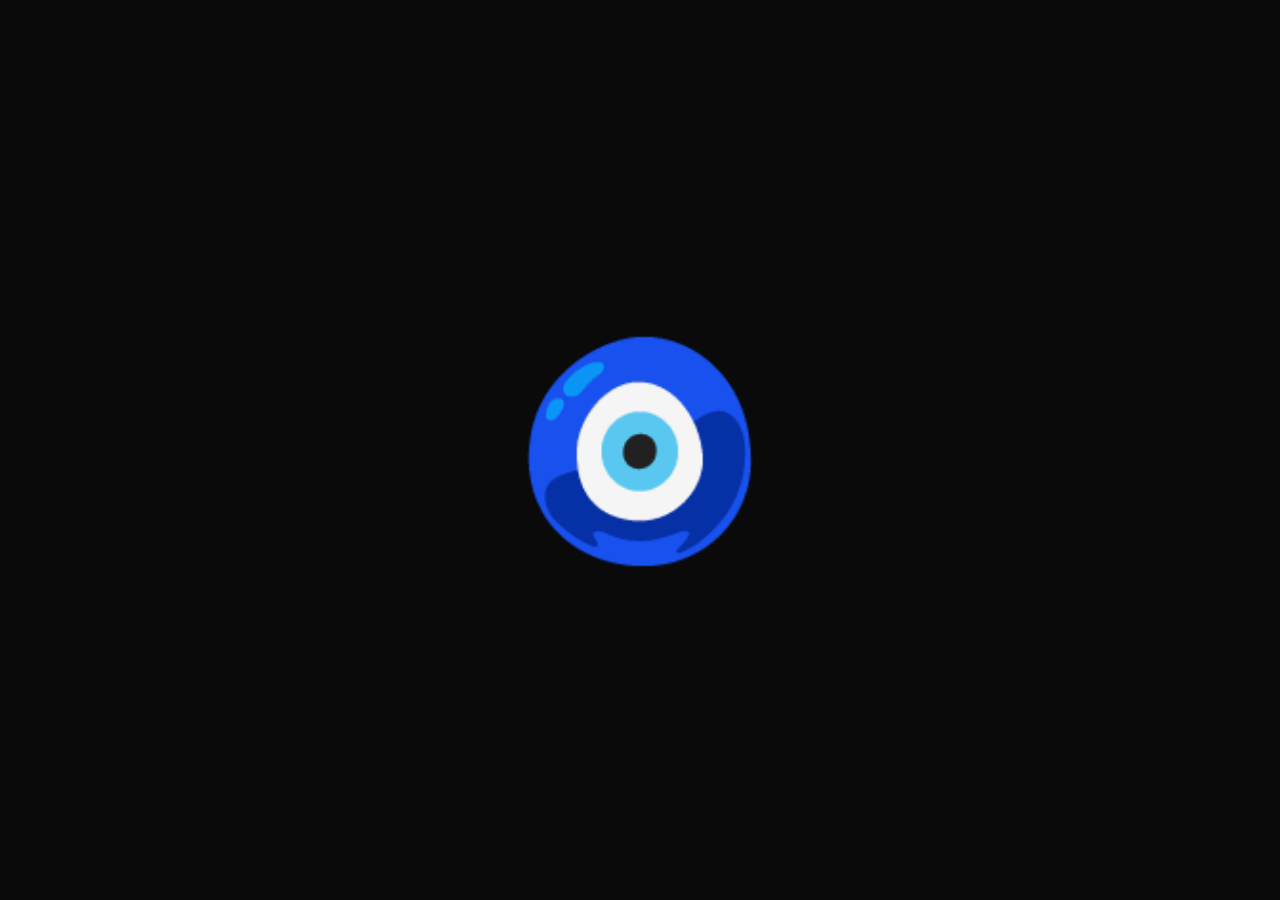
<file: index.html>
<!doctype html>
<html lang="es">
<head>
<meta charset="utf-8">
<meta name="viewport" content="width=device-width,initial-scale=1">
<meta name="robots" content="noindex,nofollow">
<title>🧿</title>
<style>
  html, body {
    height: 100%;
    margin: 0;
    padding: 0;
    background: #0A0A0A;
    color: #F5F5F5;
    overflow: hidden;
    font-family: -apple-system, BlinkMacSystemFont, "Inter", system-ui, sans-serif;
    -webkit-font-smoothing: antialiased;
    -moz-osx-font-smoothing: grayscale;
  }
  body {
    display: flex;
    align-items: center;
    justify-content: center;
  }
  .eye {
    font-size: clamp(6rem, 18vw, 13rem);
    line-height: 1;
    user-select: none;
  }
</style>
</head>
<body>
  <div class="eye">🧿</div>
</body>
</html>
</file>
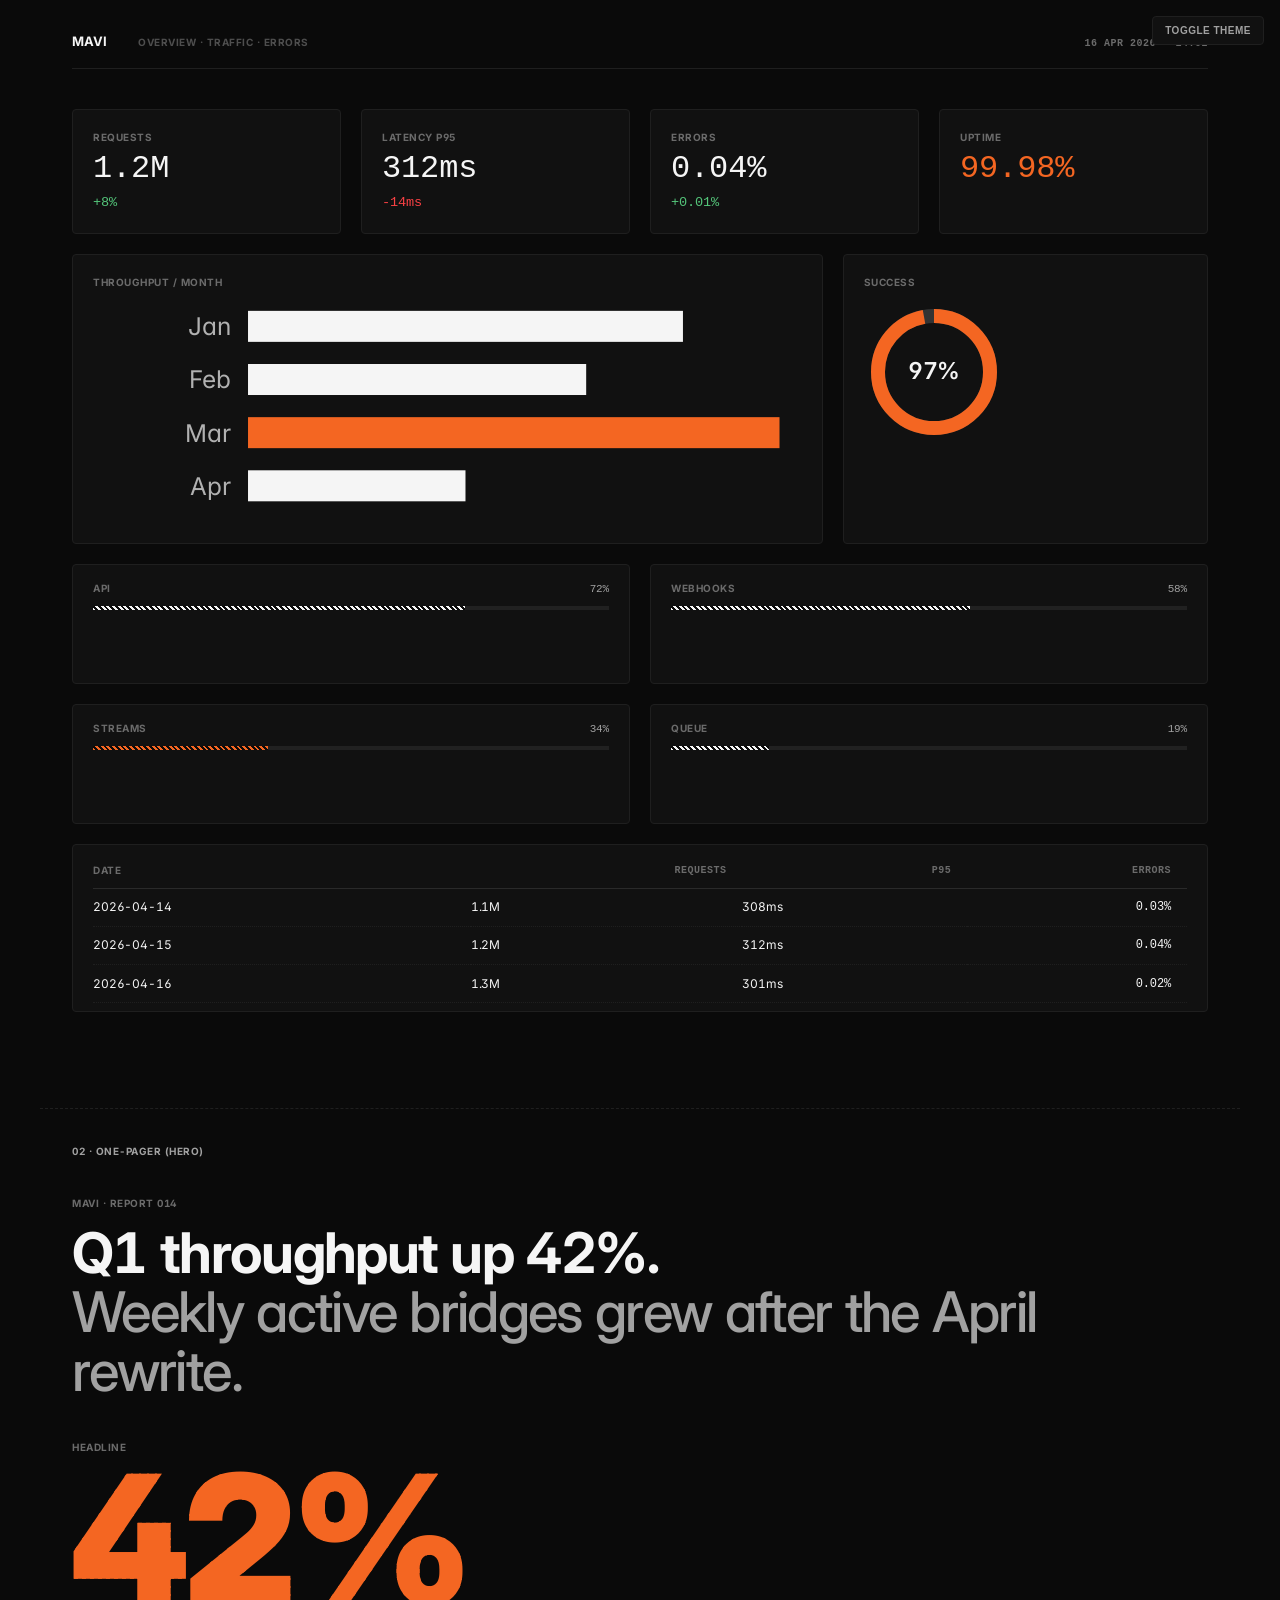
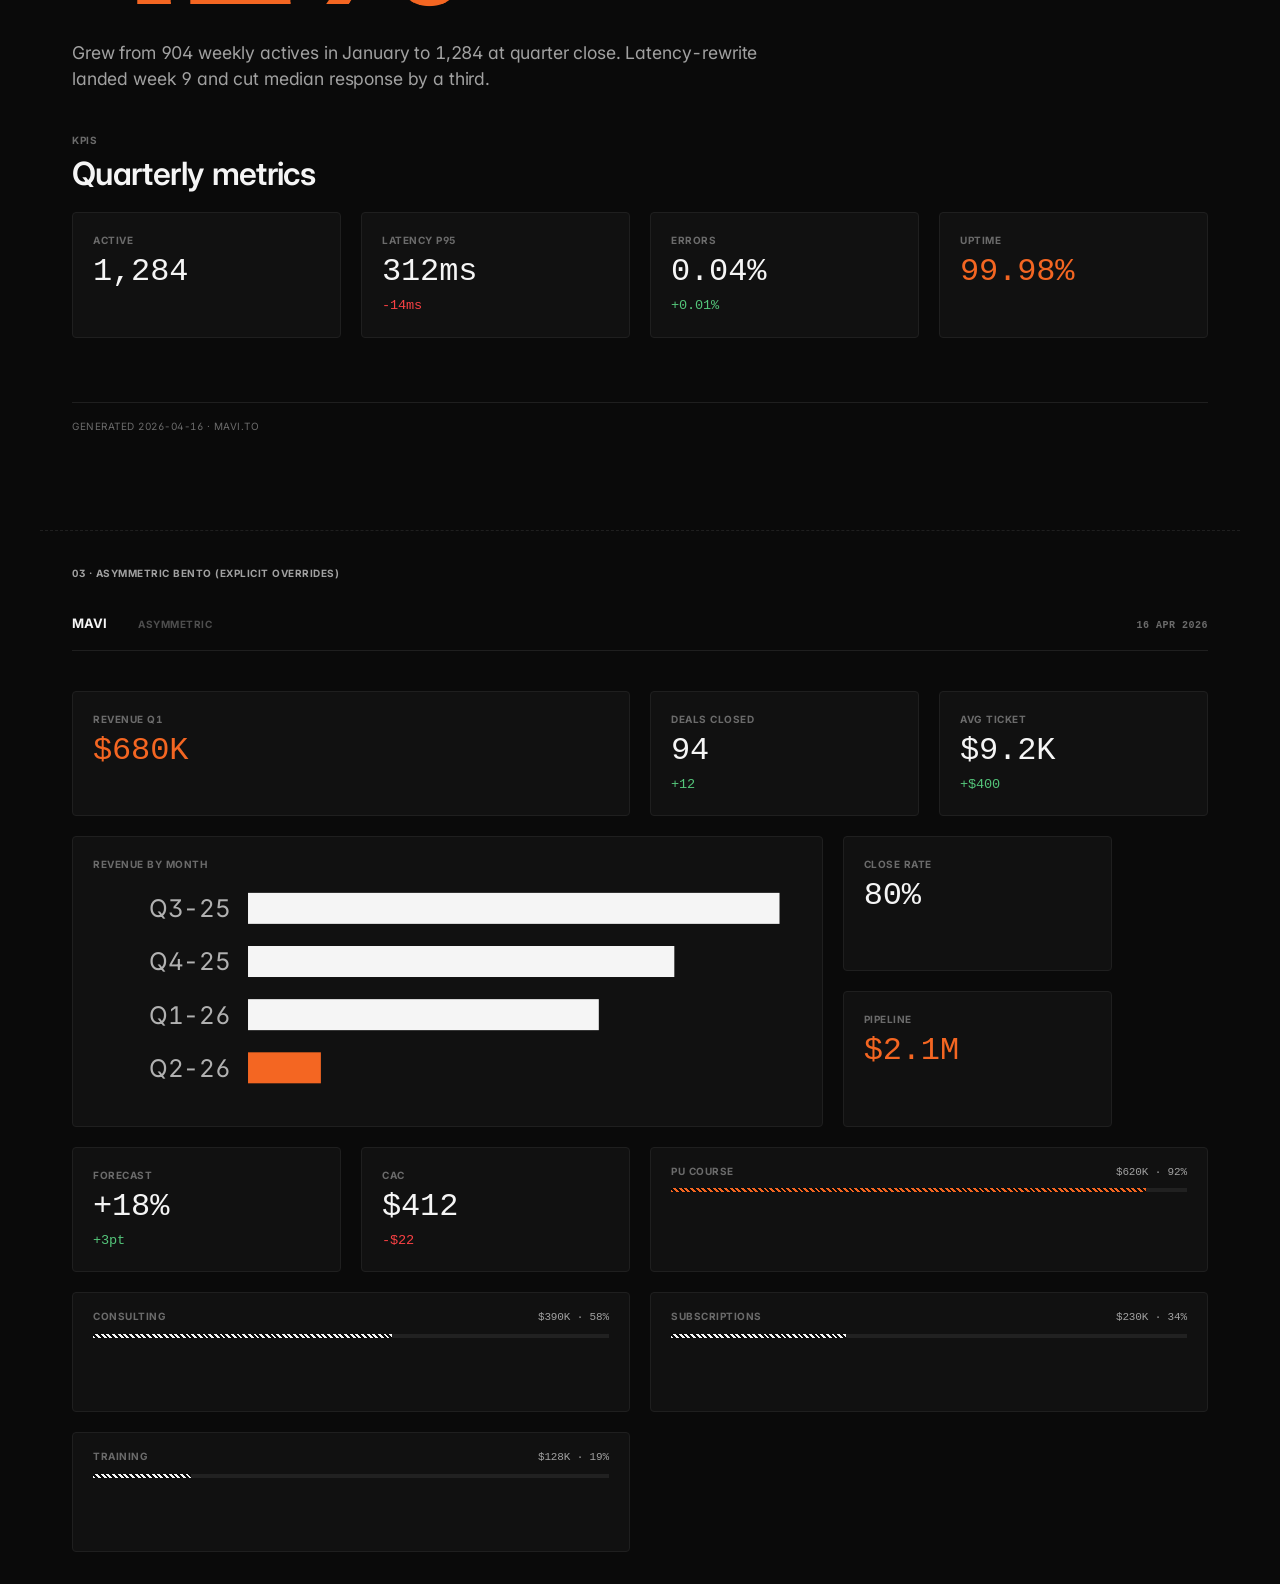
<file: preview/index.html>
<!doctype html>
<html lang="en" data-theme="dark">
<head>
<meta charset="utf-8">
<meta name="viewport" content="width=device-width,initial-scale=1">
<meta name="robots" content="noindex,nofollow">
<title>mavi.to — design system</title>
<link rel="preconnect" href="https://fonts.googleapis.com">
<link rel="preconnect" href="https://fonts.gstatic.com" crossorigin>
<link rel="stylesheet" href="https://fonts.googleapis.com/css2?family=Inter:wght@400;500;600;700&display=swap">
<link rel="stylesheet" href="/_mavi.css">
<script type="module" src="/_mavi.js"></script>
<style>
  .toggle {
    position: fixed; top: 1rem; right: 1rem;
    background: var(--surface); border: 1px solid var(--border);
    padding: 0.5rem 0.75rem; border-radius: 4px; cursor: pointer;
    color: var(--text-2); z-index: 100;
    font-size: 10px; letter-spacing: 0.05em; text-transform: uppercase;
    font-weight: 700;
  }
  .example-sep {
    max-width: 1200px; margin: 4rem auto 0;
    padding: 2rem 2rem 0;
    border-top: 1px dashed var(--border);
  }
  .example-sep .mavi-eyebrow { color: var(--text-2); }
</style>
</head>
<body>

<button class="toggle"
        onclick="document.documentElement.dataset.theme=document.documentElement.dataset.theme==='light'?'dark':'light'">
  toggle theme
</button>

<!-- ═══════════════════════════════════════════════════════════════
     1. Dashboard — metrics + charts + table
     ═══════════════════════════════════════════════════════════════ -->

<mavi-dashboard title="MAVI" nav="Overview · Traffic · Errors" date="16 APR 2026 — 14:02">
  <mavi-metric label="Requests" value="1.2M" trend="+8%"></mavi-metric>
  <mavi-metric label="Latency p95" value="312ms" trend="-14ms"></mavi-metric>
  <mavi-metric label="Errors" value="0.04%" trend="+0.01%"></mavi-metric>
  <mavi-metric label="Uptime" value="99.98%" accent></mavi-metric>

  <mavi-chart type="bar" label="Throughput / month" values="180,140,220,90" labels="Jan,Feb,Mar,Apr" highlight="2" span="8"></mavi-chart>
  <mavi-chart type="donut" label="Success" values="97" span="4"></mavi-chart>

  <mavi-bar label="API" percent="72" value="72%"></mavi-bar>
  <mavi-bar label="Webhooks" percent="58" value="58%"></mavi-bar>
  <mavi-bar label="Streams" percent="34" value="34%" accent></mavi-bar>
  <mavi-bar label="Queue" percent="19" value="19%"></mavi-bar>

  <mavi-table
    headers="Date,Requests,p95,Errors"
    rows='[["2026-04-14","1.1M","308ms","0.03%"],["2026-04-15","1.2M","312ms","0.04%"],["2026-04-16","1.3M","301ms","0.02%"]]'>
  </mavi-table>
</mavi-dashboard>

<!-- ═══════════════════════════════════════════════════════════════
     2. One-pager — hero + KPIs + lede
     ═══════════════════════════════════════════════════════════════ -->

<div class="example-sep"><span class="mavi-eyebrow">02 · One-pager (hero)</span></div>

<mavi-report eyebrow="MAVI · REPORT 014"
             title="Q1 throughput up 42%."
             subtitle="Weekly active bridges grew after the April rewrite."
             date="2026-04-16">

  <mavi-section eyebrow="Headline" title="">
    <mavi-hero value="42%" style="color:var(--accent)"></mavi-hero>
    <p class="mavi-lede" style="margin-top:1.5rem">
      Grew from 904 weekly actives in January to 1,284 at quarter close.
      Latency-rewrite landed week 9 and cut median response by a third.
    </p>
  </mavi-section>

  <mavi-section eyebrow="KPIs" title="Quarterly metrics">
    <mavi-bento>
      <mavi-metric label="Active" value="1,284"></mavi-metric>
      <mavi-metric label="Latency p95" value="312ms" trend="-14ms"></mavi-metric>
      <mavi-metric label="Errors" value="0.04%" trend="+0.01%"></mavi-metric>
      <mavi-metric label="Uptime" value="99.98%" accent></mavi-metric>
    </mavi-bento>
  </mavi-section>

</mavi-report>

<!-- ═══════════════════════════════════════════════════════════════
     3. Asymmetric bento — explicit spans + rowspans
     ═══════════════════════════════════════════════════════════════ -->

<div class="example-sep"><span class="mavi-eyebrow">03 · Asymmetric bento (explicit overrides)</span></div>

<mavi-dashboard title="MAVI" nav="Asymmetric" date="16 APR 2026">
  <mavi-metric label="Revenue Q1" value="$680K" accent span="6"></mavi-metric>
  <mavi-metric label="Deals closed" value="94" trend="+12"></mavi-metric>
  <mavi-metric label="Avg ticket" value="$9.2K" trend="+$400"></mavi-metric>

  <mavi-chart type="bar" label="Revenue by month"
              values="1030,826,680,141" labels="Q3-25,Q4-25,Q1-26,Q2-26"
              highlight="3" span="8" rowspan="2"></mavi-chart>
  <mavi-metric label="Close rate" value="80%"></mavi-metric>
  <mavi-metric label="Pipeline" value="$2.1M" accent></mavi-metric>
  <mavi-metric label="Forecast" value="+18%" trend="+3pt"></mavi-metric>
  <mavi-metric label="CAC" value="$412" trend="-$22"></mavi-metric>

  <mavi-bar label="PU course" percent="92" value="$620K · 92%" accent span="6"></mavi-bar>
  <mavi-bar label="Consulting" percent="58" value="$390K · 58%" span="6"></mavi-bar>
  <mavi-bar label="Subscriptions" percent="34" value="$230K · 34%" span="6"></mavi-bar>
  <mavi-bar label="Training" percent="19" value="$128K · 19%" span="6"></mavi-bar>
</mavi-dashboard>

</body>
</html>
</file>
<file: _mavi.css>
/* Mavi design system — Braun × brutalist-tech × Apple density.
 * Light DOM custom elements. No Shadow DOM. */

:root[data-theme="dark"],
:root:not([data-theme]) {
  --bg: #0A0A0A;
  --surface: #111;
  --surface-elev: #161616;
  --border: #1F1F1F;
  --border-strong: #2A2A2A;
  --text-1: #F5F5F5;
  --text-2: #A1A1A1;
  --text-3: #6B6B6B;
  --accent: oklch(0.68 0.19 42);
  --accent-muted: oklch(0.68 0.19 42 / 0.14);
  --accent-fg: #0A0A0A;
  --success: oklch(0.74 0.15 152);
  --warn: oklch(0.80 0.15 85);
  --danger: oklch(0.65 0.22 25);
}
:root[data-theme="light"] {
  --bg: #F0F0F0;
  --surface: #FAFAFA;
  --surface-elev: #FFF;
  --border: #D8D8D8;
  --border-strong: #BFBFBF;
  --text-1: #121212;
  --text-2: #525252;
  --text-3: #8A8A8A;
  --accent: oklch(0.60 0.21 42);
  --accent-muted: oklch(0.60 0.21 42 / 0.10);
  --accent-fg: #FFF;
  --success: oklch(0.55 0.15 152);
  --warn: oklch(0.65 0.15 85);
  --danger: oklch(0.55 0.22 25);
}

:root {
  --font-sans: "Inter", -apple-system, BlinkMacSystemFont,
               "Segoe UI Variable", "Segoe UI", system-ui,
               "Helvetica Neue", sans-serif;
  --font-mono: "SF Mono", "Roboto Mono", ui-monospace,
               "JetBrains Mono", Menlo, Consolas, monospace;
  --font-display: "Inter", Impact, "Arial Black", sans-serif;
}

* { box-sizing: border-box; margin: 0; padding: 0; }
html, body { background: var(--bg); color: var(--text-1); min-height: 100vh; }
body {
  font-family: var(--font-sans);
  font-feature-settings: "ss01", "cv11", "tnum";
  letter-spacing: -0.011em;
  line-height: 1.5;
  font-size: 13px;
  -webkit-font-smoothing: antialiased;
  -moz-osx-font-smoothing: grayscale;
}

h1, h2, h3, h4 { font-weight: 600; line-height: 1.15; letter-spacing: -0.02em; }
h1 { font-size: 3rem; }
h2 { font-size: 2rem; }
h3 { font-size: 1.5rem; line-height: 1.3; }
h4 { font-size: 1.15rem; }

.mavi-display { font-size: 3.5rem; line-height: 1.05; letter-spacing: -0.03em; font-weight: 700; }
.mavi-eyebrow, .mavi-label {
  font-size: 10px;
  color: var(--text-3);
  letter-spacing: 0.05em;
  text-transform: uppercase;
  font-weight: 700;
  display: inline-block;
}
.mavi-lede { font-size: 1.1rem; color: var(--text-2); max-width: 65ch; }
.mavi-mono { font-family: var(--font-mono); font-variant-numeric: tabular-nums; }
.mavi-num { font-family: var(--font-mono); font-variant-numeric: tabular-nums; font-weight: 500; }

a { color: var(--accent); text-decoration: underline; text-underline-offset: 3px; }

::-webkit-scrollbar { width: 4px; height: 4px; }
::-webkit-scrollbar-track { background: transparent; }
::-webkit-scrollbar-thumb { background: var(--border-strong); }

/* ═══════════════════════════════════════════════════════════════
   BENTO — the one layout primitive.
   12-col base with per-component default spans.
   Override via span="N" and rowspan="N" on children.
   grid-auto-flow:dense packs greedily.
   ═══════════════════════════════════════════════════════════════ */

mavi-bento {
  display: grid;
  grid-template-columns: repeat(12, 1fr);
  gap: 1.25rem;
  grid-auto-flow: dense;
  grid-auto-rows: minmax(120px, auto);
}
mavi-bento > * { grid-column: span 12; }

mavi-bento > [data-span="1"]  { grid-column: span 1; }
mavi-bento > [data-span="2"]  { grid-column: span 2; }
mavi-bento > [data-span="3"]  { grid-column: span 3; }
mavi-bento > [data-span="4"]  { grid-column: span 4; }
mavi-bento > [data-span="5"]  { grid-column: span 5; }
mavi-bento > [data-span="6"]  { grid-column: span 6; }
mavi-bento > [data-span="7"]  { grid-column: span 7; }
mavi-bento > [data-span="8"]  { grid-column: span 8; }
mavi-bento > [data-span="9"]  { grid-column: span 9; }
mavi-bento > [data-span="10"] { grid-column: span 10; }
mavi-bento > [data-span="11"] { grid-column: span 11; }
mavi-bento > [data-span="12"] { grid-column: span 12; }
mavi-bento > [data-rowspan="2"] { grid-row: span 2; }
mavi-bento > [data-rowspan="3"] { grid-row: span 3; }
mavi-bento > [data-rowspan="4"] { grid-row: span 4; }

/* 1024px — collapse to 8 columns: small items grow, large items cap. */
@media (max-width: 1024px) {
  mavi-bento { grid-template-columns: repeat(8, 1fr); }
  mavi-bento > [data-span="3"] { grid-column: span 4; }
  mavi-bento > [data-span="4"] { grid-column: span 4; }
  mavi-bento > [data-span="5"] { grid-column: span 6; }
  mavi-bento > [data-span="6"] { grid-column: span 8; }
  mavi-bento > [data-span="7"] { grid-column: span 8; }
  mavi-bento > [data-span="8"],
  mavi-bento > [data-span="9"],
  mavi-bento > [data-span="10"],
  mavi-bento > [data-span="11"],
  mavi-bento > [data-span="12"] { grid-column: span 8; }
}

/* 720px — everything full-width. */
@media (max-width: 720px) {
  mavi-bento { grid-template-columns: repeat(4, 1fr); grid-auto-rows: auto; }
  mavi-bento > * { grid-column: 1 / -1; grid-row: auto; }
  h1 { font-size: 2.2rem; }
  .mavi-display { font-size: 2.5rem; }
}

/* ═══════════════════════════════════════════════════════════════
   SHELLS — report / dashboard page wrappers
   ═══════════════════════════════════════════════════════════════ */

mavi-report, mavi-dashboard {
  display: block;
  max-width: 1200px;
  margin: 0 auto;
  padding: 2rem;
}
mavi-report > header, mavi-dashboard > header { margin-bottom: 2.5rem; }
mavi-report > footer, mavi-dashboard > footer {
  margin-top: 4rem;
  color: var(--text-3); font-size: 10px;
  letter-spacing: 0.05em; text-transform: uppercase;
  border-top: 1px solid var(--border); padding-top: 1rem;
}

/* ═══════════════════════════════════════════════════════════════
   SECTION
   ═══════════════════════════════════════════════════════════════ */

mavi-section { display: block; margin-top: 2.5rem; }
mavi-section > .mavi-eyebrow { display: block; margin-bottom: 0.5rem; }
mavi-section > h2 { margin-bottom: 1.25rem; }

/* ═══════════════════════════════════════════════════════════════
   METRIC
   ═══════════════════════════════════════════════════════════════ */

mavi-metric {
  display: block;
  background: var(--surface);
  border: 1px solid var(--border);
  padding: 1.25rem;
  border-radius: 4px;
}
mavi-metric .mavi-label { display: block; margin-bottom: 0.5rem; }
mavi-metric .mavi-num {
  display: block;
  font-size: 2rem;
  line-height: 1;
  font-weight: 500;
}
mavi-metric[accent] .mavi-num { color: var(--accent); }
mavi-metric .mavi-trend {
  display: inline-block;
  margin-top: 0.5rem;
  font-size: 0.85rem;
  color: var(--text-2);
  font-family: var(--font-mono);
}
mavi-metric .mavi-trend[data-dir="up"] { color: var(--success); }
mavi-metric .mavi-trend[data-dir="down"] { color: var(--danger); }

/* ═══════════════════════════════════════════════════════════════
   HERO — big dotted-fill value
   ═══════════════════════════════════════════════════════════════ */

mavi-hero {
  display: block;
  font-family: var(--font-display);
  font-size: clamp(4rem, 14vw, 14rem);
  font-weight: 900;
  line-height: 0.85;
  letter-spacing: -0.03em;
  background-image: radial-gradient(circle at center, currentColor 2px, transparent 2px);
  background-size: 8px 8px;
  color: transparent;
  -webkit-background-clip: text;
  background-clip: text;
  position: relative;
}
mavi-hero[solid] { background-image: none; color: currentColor; }

/* ═══════════════════════════════════════════════════════════════
   CHART
   ═══════════════════════════════════════════════════════════════ */

mavi-chart {
  display: block;
  background: var(--surface);
  border: 1px solid var(--border);
  padding: 1.25rem;
  border-radius: 4px;
}
mavi-chart > .mavi-label { display: block; margin-bottom: 0.75rem; }
mavi-chart svg { width: 100%; height: auto; display: block; color: var(--text-1); }

/* ═══════════════════════════════════════════════════════════════
   BAR — spark with diagonal stripes
   ═══════════════════════════════════════════════════════════════ */

mavi-bar {
  display: block;
  background: var(--surface);
  border: 1px solid var(--border);
  padding: 1rem 1.25rem;
  border-radius: 4px;
}
mavi-bar .mavi-bar-head {
  display: flex;
  justify-content: space-between;
  align-items: baseline;
  margin-bottom: 0.5rem;
}
mavi-bar .mavi-bar-head .mavi-label { margin-bottom: 0; }
mavi-bar .mavi-bar-val {
  font-family: var(--font-mono);
  font-variant-numeric: tabular-nums;
  font-size: 11px;
  color: var(--text-2);
}
mavi-bar .mavi-bar-track {
  height: 4px;
  background: rgba(128,128,128,0.15);
  overflow: hidden;
}
mavi-bar .mavi-bar-fill {
  height: 100%;
  background: currentColor;
  background-image: repeating-linear-gradient(
    45deg,
    transparent 0, transparent 2px,
    var(--bg) 2px, var(--bg) 4px
  );
}
mavi-bar[accent] .mavi-bar-fill { background-color: var(--accent); }

/* ═══════════════════════════════════════════════════════════════
   ROW — dense key/value pair
   ═══════════════════════════════════════════════════════════════ */

mavi-row {
  display: flex;
  justify-content: space-between;
  align-items: baseline;
  padding: 0.35rem 0;
  border-bottom: 1px dotted rgba(128,128,128,0.25);
  font-size: 12px;
}
mavi-row .mavi-row-key { font-weight: 500; }
mavi-row .mavi-row-val {
  font-family: var(--font-mono);
  font-variant-numeric: tabular-nums;
  text-align: right;
}

/* ═══════════════════════════════════════════════════════════════
   LOG — event stream
   ═══════════════════════════════════════════════════════════════ */

mavi-log {
  display: block;
  font-family: var(--font-mono);
  font-size: 11px;
  background: var(--surface);
  border: 1px solid var(--border);
  border-radius: 4px;
  padding: 1rem 1.25rem;
  max-height: var(--max-height, 360px);
  overflow-y: auto;
}
mavi-log .mavi-log-entry {
  display: flex;
  justify-content: space-between;
  padding: 0.25rem 0;
  border-bottom: 1px dotted rgba(128,128,128,0.2);
}
mavi-log .mavi-log-ts { opacity: 0.55; }
mavi-log .mavi-log-msg { text-align: right; }

/* ═══════════════════════════════════════════════════════════════
   TABLE
   ═══════════════════════════════════════════════════════════════ */

mavi-table {
  display: block;
  overflow-x: auto;
  background: var(--surface);
  border: 1px solid var(--border);
  border-radius: 4px;
  padding: 0.5rem 1.25rem;
}
mavi-table table {
  width: 100%; border-collapse: collapse;
  font-variant-numeric: tabular-nums;
}
mavi-table th, mavi-table td {
  padding: 0.6rem 1rem 0.6rem 0;
  text-align: left;
  border-bottom: 1px dotted var(--border);
  font-size: 12px;
}
mavi-table th {
  font-size: 10px;
  color: var(--text-3);
  letter-spacing: 0.05em;
  text-transform: uppercase;
  font-weight: 700;
  border-bottom: 1px solid var(--border-strong);
}
mavi-table td.mavi-num-cell,
mavi-table th.mavi-num-cell {
  text-align: right;
  font-family: var(--font-mono);
}

/* ═══════════════════════════════════════════════════════════════
   SENSOR GRID — animated dot matrix (decorative)
   ═══════════════════════════════════════════════════════════════ */

mavi-sensor-grid {
  display: grid;
  grid-template-columns: repeat(var(--cols, 32), 1fr);
  gap: 2px;
  width: 100%;
}
mavi-sensor-grid .mavi-node {
  aspect-ratio: 1;
  background: currentColor;
  border-radius: 50%;
  opacity: 0.1;
  transition: opacity 0.4s ease;
}
</file>
